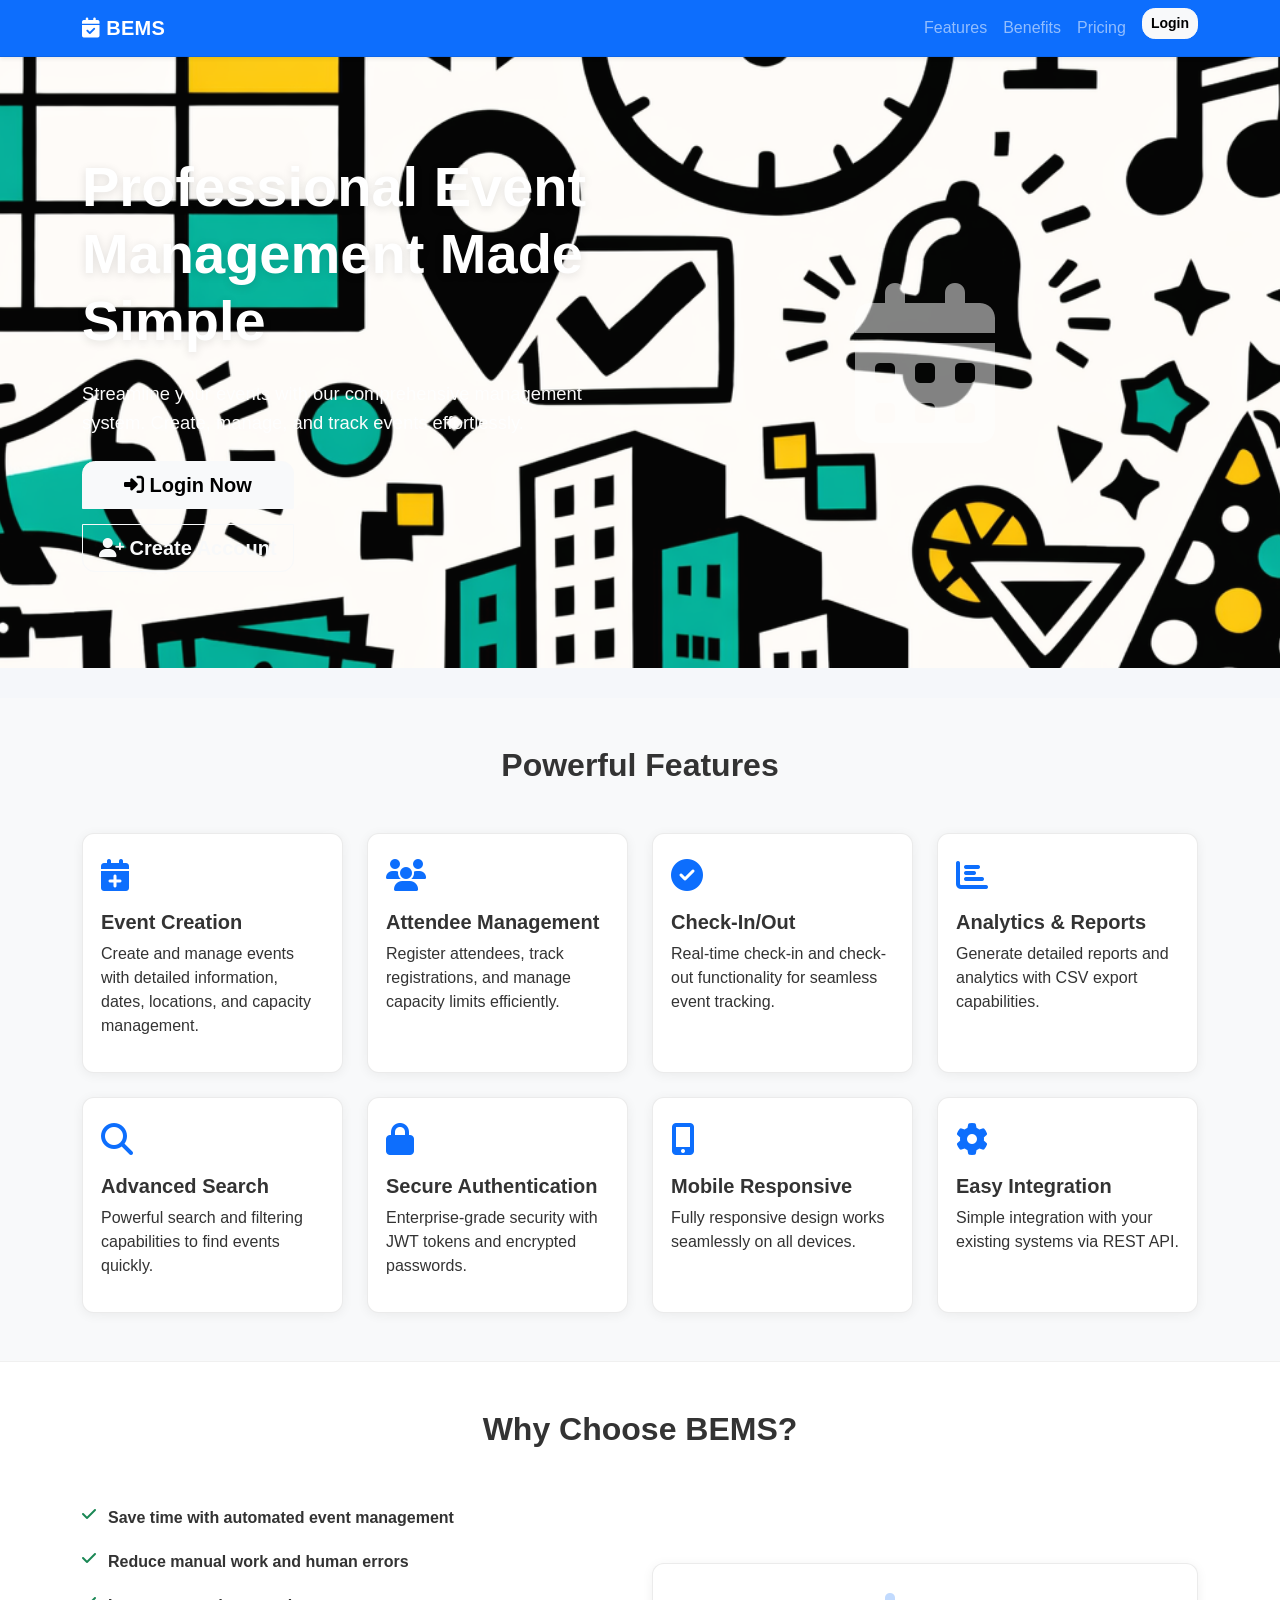
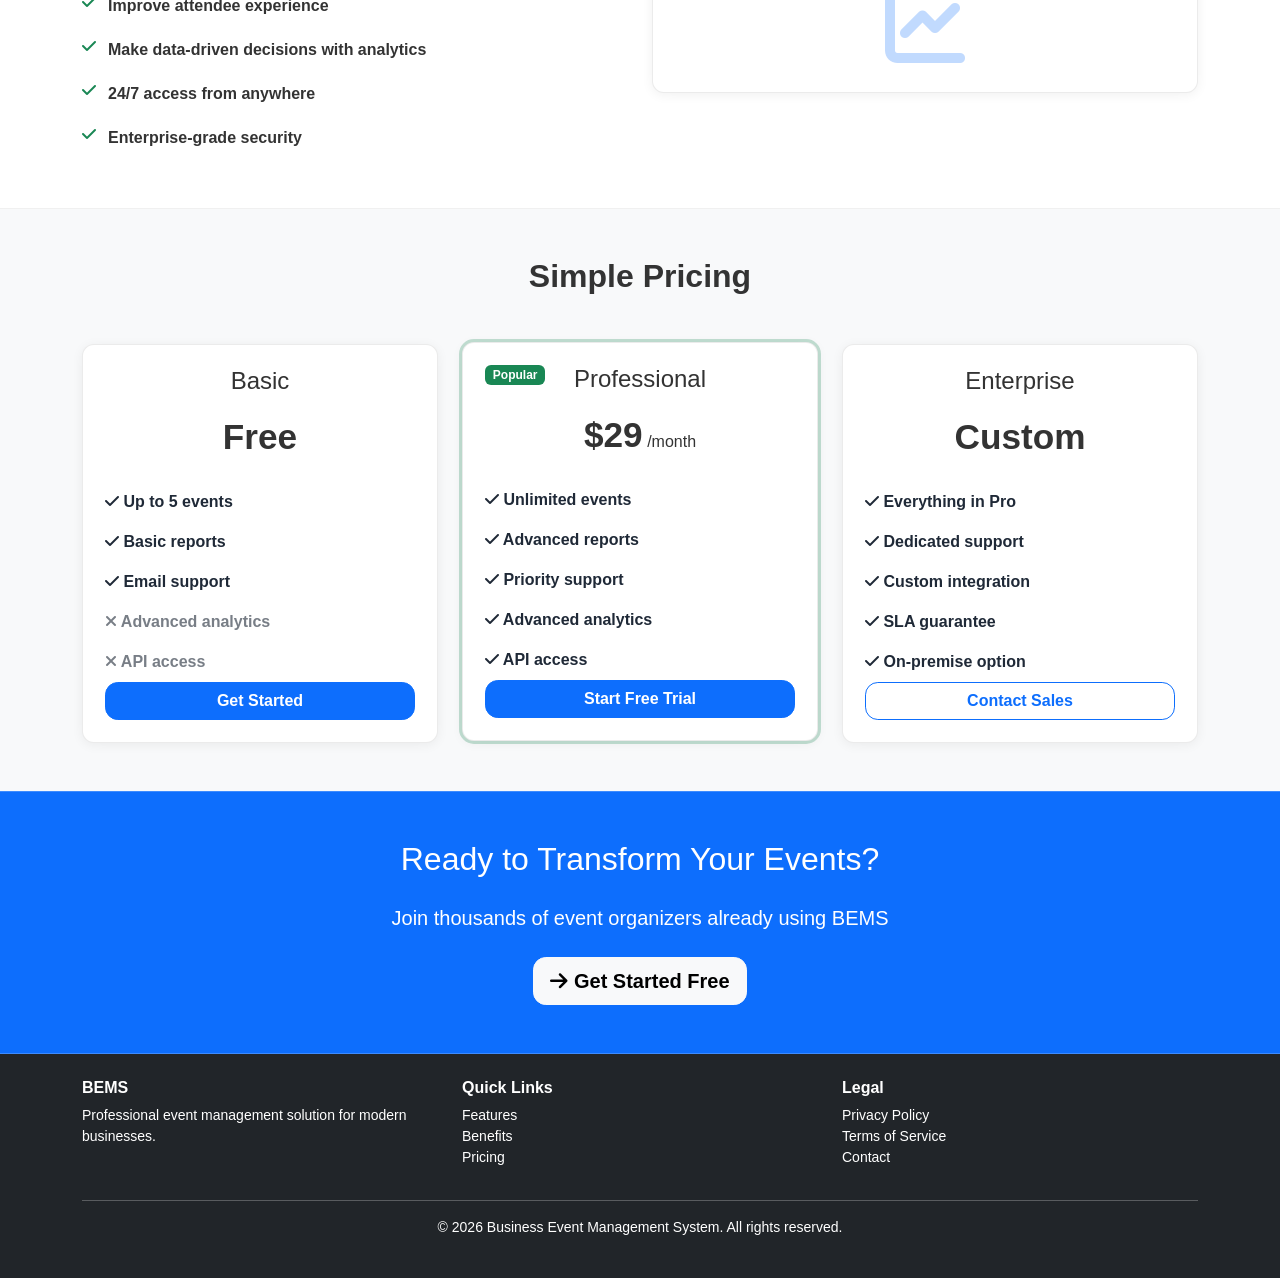
<file: index.html>
<!DOCTYPE html>
<html lang="en">
<head>
    <meta charset="UTF-8">
    <meta name="viewport" content="width=device-width, initial-scale=1.0">
    <title>Business Event Management System - Professional Event Solutions</title>
    <link href="https://cdn.jsdelivr.net/npm/bootstrap@5.3.0/dist/css/bootstrap.min.css" rel="stylesheet">
    <link href="https://cdnjs.cloudflare.com/ajax/libs/font-awesome/6.4.0/css/all.min.css" rel="stylesheet">
    <link href="assets/css/landing.css" rel="stylesheet">
</head>
<body>
    <!-- Navigation -->
    <nav class="navbar navbar-expand-lg navbar-dark bg-primary sticky-top shadow-sm">
        <div class="container-lg">
            <a class="navbar-brand fw-bold" href="index.html">
                <i class="fas fa-calendar-check"></i> BEMS
            </a>
            <button class="navbar-toggler" type="button" data-bs-toggle="collapse" data-bs-target="#navbarNav">
                <span class="navbar-toggler-icon"></span>
            </button>
            <div class="collapse navbar-collapse" id="navbarNav">
                <ul class="navbar-nav ms-auto">
                    <li class="nav-item"><a class="nav-link" href="#features">Features</a></li>
                    <li class="nav-item"><a class="nav-link" href="#benefits">Benefits</a></li>
                    <li class="nav-item"><a class="nav-link" href="#pricing">Pricing</a></li>
                    <li class="nav-item ms-2">
                        <button class="btn btn-light btn-sm" id="navLoginBtn">Login</button>
                    </li>
                </ul>
            </div>
        </div>
    </nav>

    <!-- Hero Section -->
    <section class="hero-section text-white text-center py-5">
        <div class="container-lg py-5">
            <div class="row align-items-center">
                <div class="col-lg-6 text-start">
                    <h1 class="display-4 fw-bold mb-4">Professional Event Management Made Simple</h1>
                    <p class="lead mb-4">Streamline your events with our comprehensive management system. Create, manage, and track events effortlessly.</p>
                    <div class="btn-group-vertical gap-3" role="group">
                        <button class="btn btn-light btn-lg" id="heroLoginBtn">
                            <i class="fas fa-sign-in-alt"></i> Login Now
                        </button>
                        <button class="btn btn-outline-light btn-lg" id="heroSignupBtn">
                            <i class="fas fa-user-plus"></i> Create Account
                        </button>
                    </div>
                </div>
                <div class="col-lg-6 mt-4 mt-lg-0">
                    <div class="hero-illustration">
                        <i class="fas fa-calendar-alt fa-10x text-white opacity-50"></i>
                    </div>
                </div>
            </div>
        </div>
    </section>

    <!-- Features Section -->
    <section id="features" class="py-5 bg-light">
        <div class="container-lg">
            <h2 class="text-center mb-5 fw-bold">Powerful Features</h2>
            <div class="row g-4">
                <div class="col-md-6 col-lg-3">
                    <div class="feature-card">
                        <div class="feature-icon">
                            <i class="fas fa-calendar-plus"></i>
                        </div>
                        <h5>Event Creation</h5>
                        <p>Create and manage events with detailed information, dates, locations, and capacity management.</p>
                    </div>
                </div>
                <div class="col-md-6 col-lg-3">
                    <div class="feature-card">
                        <div class="feature-icon">
                            <i class="fas fa-users"></i>
                        </div>
                        <h5>Attendee Management</h5>
                        <p>Register attendees, track registrations, and manage capacity limits efficiently.</p>
                    </div>
                </div>
                <div class="col-md-6 col-lg-3">
                    <div class="feature-card">
                        <div class="feature-icon">
                            <i class="fas fa-check-circle"></i>
                        </div>
                        <h5>Check-In/Out</h5>
                        <p>Real-time check-in and check-out functionality for seamless event tracking.</p>
                    </div>
                </div>
                <div class="col-md-6 col-lg-3">
                    <div class="feature-card">
                        <div class="feature-icon">
                            <i class="fas fa-chart-bar"></i>
                        </div>
                        <h5>Analytics & Reports</h5>
                        <p>Generate detailed reports and analytics with CSV export capabilities.</p>
                    </div>
                </div>
                <div class="col-md-6 col-lg-3">
                    <div class="feature-card">
                        <div class="feature-icon">
                            <i class="fas fa-search"></i>
                        </div>
                        <h5>Advanced Search</h5>
                        <p>Powerful search and filtering capabilities to find events quickly.</p>
                    </div>
                </div>
                <div class="col-md-6 col-lg-3">
                    <div class="feature-card">
                        <div class="feature-icon">
                            <i class="fas fa-lock"></i>
                        </div>
                        <h5>Secure Authentication</h5>
                        <p>Enterprise-grade security with JWT tokens and encrypted passwords.</p>
                    </div>
                </div>
                <div class="col-md-6 col-lg-3">
                    <div class="feature-card">
                        <div class="feature-icon">
                            <i class="fas fa-mobile-alt"></i>
                        </div>
                        <h5>Mobile Responsive</h5>
                        <p>Fully responsive design works seamlessly on all devices.</p>
                    </div>
                </div>
                <div class="col-md-6 col-lg-3">
                    <div class="feature-card">
                        <div class="feature-icon">
                            <i class="fas fa-cog"></i>
                        </div>
                        <h5>Easy Integration</h5>
                        <p>Simple integration with your existing systems via REST API.</p>
                    </div>
                </div>
            </div>
        </div>
    </section>

    <!-- Benefits Section -->
    <section id="benefits" class="py-5">
        <div class="container-lg">
            <h2 class="text-center mb-5 fw-bold">Why Choose BEMS?</h2>
            <div class="row align-items-center">
                <div class="col-lg-6 mb-4 mb-lg-0">
                    <ul class="benefits-list">
                        <li>
                            <i class="fas fa-check text-success"></i>
                            <span>Save time with automated event management</span>
                        </li>
                        <li>
                            <i class="fas fa-check text-success"></i>
                            <span>Reduce manual work and human errors</span>
                        </li>
                        <li>
                            <i class="fas fa-check text-success"></i>
                            <span>Improve attendee experience</span>
                        </li>
                        <li>
                            <i class="fas fa-check text-success"></i>
                            <span>Make data-driven decisions with analytics</span>
                        </li>
                        <li>
                            <i class="fas fa-check text-success"></i>
                            <span>24/7 access from anywhere</span>
                        </li>
                        <li>
                            <i class="fas fa-check text-success"></i>
                            <span>Enterprise-grade security</span>
                        </li>
                    </ul>
                </div>
                <div class="col-lg-6">
                    <div class="benefits-illustration">
                        <i class="fas fa-chart-line fa-5x text-primary opacity-25"></i>
                    </div>
                </div>
            </div>
        </div>
    </section>

    <!-- Pricing Section -->
    <section id="pricing" class="py-5 bg-light">
        <div class="container-lg">
            <h2 class="text-center mb-5 fw-bold">Simple Pricing</h2>
            <div class="row g-4 justify-content-center">
                <div class="col-md-6 col-lg-4">
                    <div class="pricing-card">
                        <h4 class="text-center mb-3">Basic</h4>
                        <div class="price text-center">
                            <span class="amount">Free</span>
                        </div>
                        <ul class="pricing-features">
                            <li><i class="fas fa-check"></i> Up to 5 events</li>
                            <li><i class="fas fa-check"></i> Basic reports</li>
                            <li><i class="fas fa-check"></i> Email support</li>
                            <li class="unavailable"><i class="fas fa-times"></i> Advanced analytics</li>
                            <li class="unavailable"><i class="fas fa-times"></i> API access</li>
                        </ul>
                        <button class="btn btn-primary w-100" data-plan="basic">Get Started</button>
                    </div>
                </div>
                <div class="col-md-6 col-lg-4">
                    <div class="pricing-card featured">
                        <div class="badge bg-success position-absolute">Popular</div>
                        <h4 class="text-center mb-3">Professional</h4>
                        <div class="price text-center">
                            <span class="amount">$29</span>
                            <span class="period">/month</span>
                        </div>
                        <ul class="pricing-features">
                            <li><i class="fas fa-check"></i> Unlimited events</li>
                            <li><i class="fas fa-check"></i> Advanced reports</li>
                            <li><i class="fas fa-check"></i> Priority support</li>
                            <li><i class="fas fa-check"></i> Advanced analytics</li>
                            <li><i class="fas fa-check"></i> API access</li>
                        </ul>
                        <button class="btn btn-primary w-100" data-plan="professional">Start Free Trial</button>
                    </div>
                </div>
                <div class="col-md-6 col-lg-4">
                    <div class="pricing-card">
                        <h4 class="text-center mb-3">Enterprise</h4>
                        <div class="price text-center">
                            <span class="amount">Custom</span>
                        </div>
                        <ul class="pricing-features">
                            <li><i class="fas fa-check"></i> Everything in Pro</li>
                            <li><i class="fas fa-check"></i> Dedicated support</li>
                            <li><i class="fas fa-check"></i> Custom integration</li>
                            <li><i class="fas fa-check"></i> SLA guarantee</li>
                            <li><i class="fas fa-check"></i> On-premise option</li>
                        </ul>
                        <button class="btn btn-outline-primary w-100" data-plan="enterprise">Contact Sales</button>
                    </div>
                </div>
            </div>
        </div>
    </section>

    <!-- CTA Section -->
    <section class="cta-section text-white text-center py-5">
        <div class="container-lg">
            <h2 class="mb-4">Ready to Transform Your Events?</h2>
            <p class="lead mb-4">Join thousands of event organizers already using BEMS</p>
            <button class="btn btn-light btn-lg" id="ctaSignupBtn">
                <i class="fas fa-arrow-right"></i> Get Started Free
            </button>
        </div>
    </section>

    <!-- Footer -->
    <footer class="bg-dark text-white py-4">
        <div class="container-lg">
            <div class="row">
                <div class="col-md-4 mb-3 mb-md-0">
                    <h6 class="fw-bold">BEMS</h6>
                    <p class="small">Professional event management solution for modern businesses.</p>
                </div>
                <div class="col-md-4 mb-3 mb-md-0">
                    <h6 class="fw-bold">Quick Links</h6>
                    <ul class="list-unstyled small">
                        <li><a href="#features" class="text-decoration-none text-white">Features</a></li>
                        <li><a href="#benefits" class="text-decoration-none text-white">Benefits</a></li>
                        <li><a href="#" class="text-decoration-none text-white">Pricing</a></li>
                    </ul>
                </div>
                <div class="col-md-4">
                    <h6 class="fw-bold">Legal</h6>
                    <ul class="list-unstyled small">
                        <li><a href="#" class="text-decoration-none text-white">Privacy Policy</a></li>
                        <li><a href="#" class="text-decoration-none text-white">Terms of Service</a></li>
                        <li><a href="#" class="text-decoration-none text-white">Contact</a></li>
                    </ul>
                </div>
            </div>
            <hr class="my-3">
            <div class="text-center small">
                <p>&copy; 2026 Business Event Management System. All rights reserved.</p>
            </div>
        </div>
    </footer>

    <!-- Authentication Modal -->
    <div class="modal fade" id="authModal" tabindex="-1" aria-hidden="true">
        <div class="modal-dialog modal-dialog-centered">
            <div class="modal-content">
                <div class="modal-header border-0">
                    <h5 class="modal-title fw-bold" id="authModalTitle">Login to BEMS</h5>
                    <button type="button" class="btn-close" data-bs-dismiss="modal" aria-label="Close"></button>
                </div>
                <div class="modal-body">
                    <!-- Login Form -->
                    <form id="loginForm" style="display: block;">
                        <div class="mb-3">
                            <label for="loginEmail" class="form-label">Email Address</label>
                            <input type="email" class="form-control" id="loginEmail" required>
                            <small id="loginEmailError" class="text-danger" style="display: none;"></small>
                        </div>
                        <div class="mb-3">
                            <label for="loginPassword" class="form-label">Password</label>
                            <input type="password" class="form-control" id="loginPassword" required>
                            <small id="loginPasswordError" class="text-danger" style="display: none;"></small>
                        </div>

                        <!-- Landing auth error (used by assets/js/landing.js) -->
                        <div id="authErrorBox" class="alert alert-danger mt-2" style="display:none;"></div>

                        <button type="submit" class="btn btn-primary w-100" id="loginSubmitBtn">
                            <i class="fas fa-sign-in-alt"></i> Login
                        </button>
                        <div class="text-center mt-3">
                            <small>Don't have an account? <a href="#" id="switchToRegister" class="text-primary">Register here</a></small>
                        </div>
                    </form>

                    <!-- Registration Form -->
                    <form id="registerForm" style="display: none;">
                        <div class="mb-3">
                            <label for="registerName" class="form-label">Full Name</label>
                            <input type="text" class="form-control" id="registerName" required>
                            <small id="registerNameError" class="text-danger" style="display: none;"></small>
                        </div>
                        <div class="mb-3">
                            <label for="registerEmail" class="form-label">Email Address</label>
                            <input type="email" class="form-control" id="registerEmail" required>
                            <small id="registerEmailError" class="text-danger" style="display: none;"></small>
                        </div>
                        <div class="mb-3">
                            <label for="registerPhone" class="form-label">Phone Number</label>
                            <input type="tel" class="form-control" id="registerPhone" required>
                            <small id="registerPhoneError" class="text-danger" style="display: none;"></small>
                        </div>
                        <div class="mb-3">
                            <label for="registerCompany" class="form-label">Company</label>
                            <input type="text" class="form-control" id="registerCompany" required>
                            <small id="registerCompanyError" class="text-danger" style="display: none;"></small>
                        </div>
                        <div class="mb-3">
                            <label for="registerPassword" class="form-label">Password</label>
                            <input type="password" class="form-control" id="registerPassword" required>
                            <small id="registerPasswordError" class="text-danger" style="display: none;"></small>
                        </div>
                        <button type="submit" class="btn btn-primary w-100" id="registerSubmitBtn">
                            <i class="fas fa-user-plus"></i> Create Account
                        </button>
                        <div class="text-center mt-3">
                            <small>Already have an account? <a href="#" id="switchToLogin" class="text-primary">Login here</a></small>
                        </div>
                    </form>
                </div>
            </div>
        </div>
    </div>

    <!-- Alert for messages -->
    <div id="alertContainer"></div>

    <!-- Scripts -->
    <script src="https://cdn.jsdelivr.net/npm/bootstrap@5.3.0/dist/js/bootstrap.bundle.min.js"></script>
    <script src="assets/js/landing.js"></script>
</body>
</html>
</file>
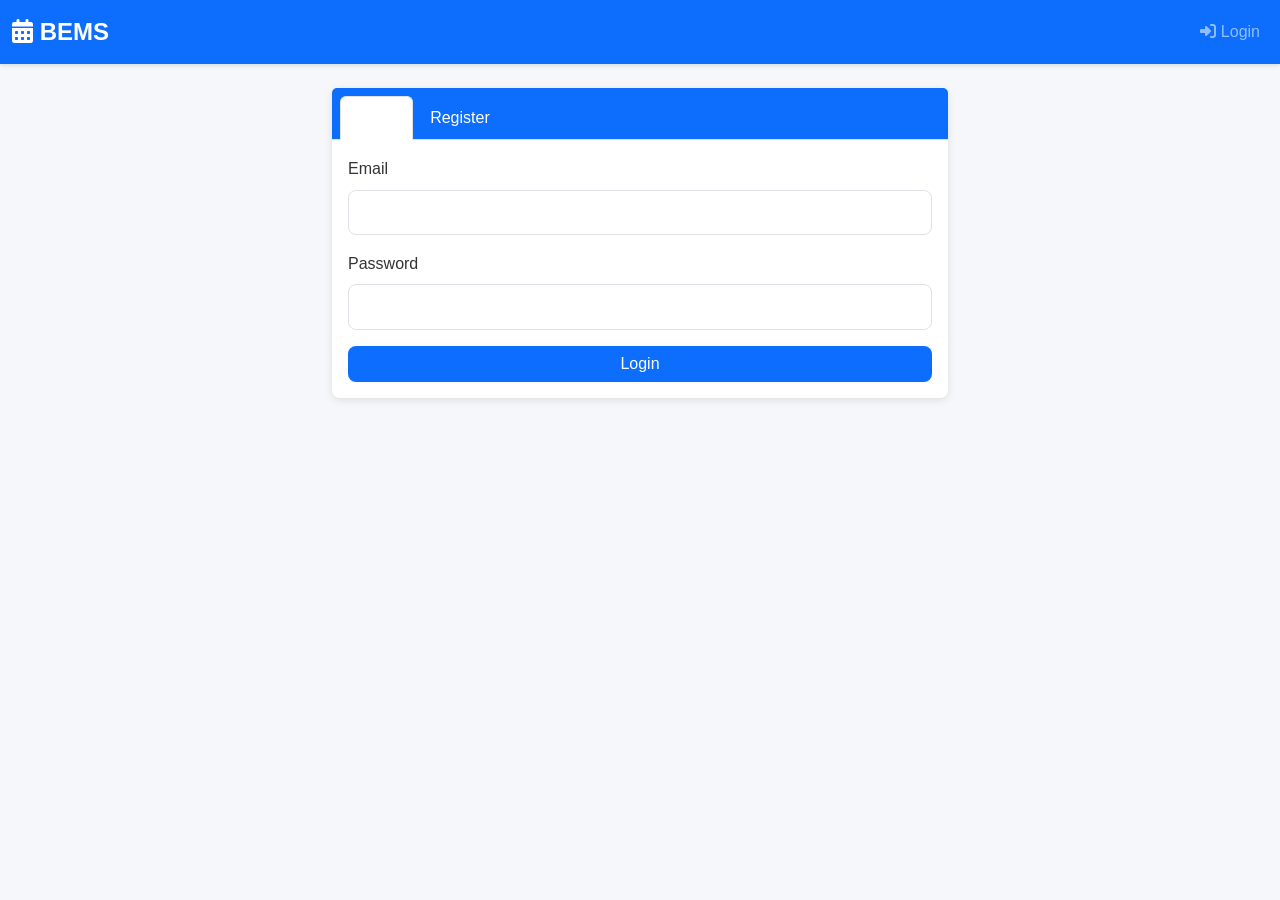
<file: public/index.html>
<!DOCTYPE html>
<html lang="en">
<head>
    <meta charset="UTF-8">
    <meta name="viewport" content="width=device-width, initial-scale=1.0">
    <title>Business Event Management System - Dashboard</title>
    <link href="https://cdn.jsdelivr.net/npm/bootstrap@5.3.0/dist/css/bootstrap.min.css" rel="stylesheet">
    <link href="https://cdnjs.cloudflare.com/ajax/libs/font-awesome/6.4.0/css/all.min.css" rel="stylesheet">
    <link href="../assets/css/style.css" rel="stylesheet">
</head>
<body>
    <nav class="navbar navbar-expand-lg navbar-dark bg-primary sticky-top">
        <div class="container-fluid">
            <a class="navbar-brand" href="index.html">
                <i class="fas fa-calendar-alt"></i> BEMS
            </a>
            <button class="navbar-toggler" type="button" data-bs-toggle="collapse" data-bs-target="#navbarNav">
                <span class="navbar-toggler-icon"></span>
            </button>
            <div class="collapse navbar-collapse" id="navbarNav">
                <div class="navbar-nav ms-auto">
                    <a class="nav-link" href="#" id="userProfile" style="display: none;">
                        <i class="fas fa-user-circle"></i> <span id="userName"></span>
                    </a>
                    <button class="btn btn-sm btn-light ms-2" id="logoutBtn" style="display: none;">
                        <i class="fas fa-sign-out-alt"></i> Logout
                    </button>
                    <a class="nav-link" href="#" id="loginLink">
                        <i class="fas fa-sign-in-alt"></i> Login
                    </a>
                </div>
            </div>
        </div>
    </nav>

    <!-- Hero Section -->
    <div class="hero-section text-white text-center py-5" id="heroSection" style="display: none;">
        <div class="container">
            <h1 class="display-4">Business Event Management System</h1>
            <p class="lead">Professional event management solution for modern businesses</p>
            <button class="btn btn-light btn-lg me-2" id="browseEventsBtn">Browse Events</button>
            <button class="btn btn-outline-light btn-lg" id="createEventBtn" style="display: none;">Create Event</button>
        </div>
    </div>

    <!-- Main Content -->
    <div class="container-fluid py-4">
        <div id="content-area">
            <!-- Dashboard View (Authenticated Users) -->
            <div id="dashboardView" style="display: none;">
                <div class="row mb-4">
                    <div class="col-md-3">
                        <div class="card text-center bg-primary text-white">
                            <div class="card-body">
                                <h5 class="card-title">Total Events</h5>
                                <h2 id="totalEvents">0</h2>
                            </div>
                        </div>
                    </div>
                    <div class="col-md-3">
                        <div class="card text-center bg-success text-white">
                            <div class="card-body">
                                <h5 class="card-title">My Registrations</h5>
                                <h2 id="myRegistrations">0</h2>
                            </div>
                        </div>
                    </div>
                    <div class="col-md-3">
                        <div class="card text-center bg-info text-white">
                            <div class="card-body">
                                <h5 class="card-title">Ongoing Events</h5>
                                <h2 id="ongoingEvents">0</h2>
                            </div>
                        </div>
                    </div>
                    <div class="col-md-3">
                        <div class="card text-center bg-warning text-white">
                            <div class="card-body">
                                <h5 class="card-title">Completed Events</h5>
                                <h2 id="completedEvents">0</h2>
                            </div>
                        </div>
                    </div>
                </div>

                <div class="row">
                    <div class="col-md-8">
                        <div class="card">
                            <div class="card-header">
                                <h5>Upcoming Events</h5>
                            </div>
                            <div class="card-body" id="upcomingEventsList">
                                <p class="text-muted">Loading events...</p>
                            </div>
                        </div>
                    </div>
                    <div class="col-md-4">
                        <div class="card">
                            <div class="card-header">
                                <h5>Quick Actions</h5>
                            </div>
                            <div class="card-body">
                                <button class="btn btn-primary w-100 mb-2" id="createEventBtnQuick">
                                    <i class="fas fa-plus"></i> Create Event
                                </button>
                                <button class="btn btn-info w-100 mb-2" id="viewReportsBtnQuick">
                                    <i class="fas fa-chart-bar"></i> View Reports
                                </button>
                                <button class="btn btn-secondary w-100" id="browseEventsBtnQuick">
                                    <i class="fas fa-calendar"></i> Browse Events
                                </button>
                            </div>
                        </div>
                    </div>
                </div>
            </div>

            <!-- Login/Register View (Guest Users) -->
            <div id="authView" style="display: none;">
                <div class="row justify-content-center">
                    <div class="col-md-6">
                        <div class="card">
                            <div class="card-header bg-primary text-white">
                                <ul class="nav nav-tabs card-header-tabs" role="tablist">
                                    <li class="nav-item" role="presentation">
                                        <button class="nav-link active text-white" id="loginTab" data-bs-toggle="tab" data-bs-target="#loginForm">
                                            Login
                                        </button>
                                    </li>
                                    <li class="nav-item" role="presentation">
                                        <button class="nav-link text-white" id="registerTab" data-bs-toggle="tab" data-bs-target="#registerForm">
                                            Register
                                        </button>
                                    </li>
                                </ul>
                            </div>
                            <div class="card-body">
                                <div class="tab-content">
                                    <!-- Login Form -->
                                    <div class="tab-pane fade show active" id="loginForm">
                                        <form id="loginFormElement">
                                            <div class="mb-3">
                                                <label for="loginEmail" class="form-label">Email</label>
                                                <input type="email" class="form-control" id="loginEmail" required>
                                            </div>
                                            <div class="mb-3">
                                                <label for="loginPassword" class="form-label">Password</label>
                                                <input type="password" class="form-control" id="loginPassword" required>
                                            </div>
                                            <div id="loginError" class="alert alert-danger" style="display: none;"></div>
                                            <button type="submit" class="btn btn-primary w-100">Login</button>
                                        </form>
                                    </div>

                                    <!-- Register Form -->
                                    <div class="tab-pane fade" id="registerForm">
                                        <form id="registerFormElement">
                                            <div class="mb-3">
                                                <label for="registerName" class="form-label">Full Name</label>
                                                <input type="text" class="form-control" id="registerName" required>
                                            </div>
                                            <div class="mb-3">
                                                <label for="registerEmail" class="form-label">Email</label>
                                                <input type="email" class="form-control" id="registerEmail" required>
                                            </div>
                                            <div class="mb-3">
                                                <label for="registerPhone" class="form-label">Phone</label>
                                                <input type="tel" class="form-control" id="registerPhone" required>
                                            </div>
                                            <div class="mb-3">
                                                <label for="registerCompany" class="form-label">Company</label>
                                                <input type="text" class="form-control" id="registerCompany" required>
                                            </div>
                                            <div class="mb-3">
                                                <label for="registerPassword" class="form-label">Password</label>
                                                <input type="password" class="form-control" id="registerPassword" required>
                                            </div>
                                            <div id="registerError" class="alert alert-danger" style="display: none;"></div>
                                            <button type="submit" class="btn btn-primary w-100">Register</button>
                                        </form>
                                    </div>
                                </div>
                            </div>
                        </div>
                    </div>
                </div>
            </div>

            <!-- Events List View -->
            <div id="eventsListView" style="display: none;">
                <div class="card">
                    <div class="card-header">
                        <div class="row align-items-center">
                            <div class="col-md-6">
                                <h5>All Events</h5>
                            </div>
                            <div class="col-md-6">
                                <input type="text" class="form-control" id="eventSearch" placeholder="Search events...">
                            </div>
                        </div>
                    </div>
                    <div class="card-body" id="eventsListContainer">
                        <p class="text-muted">Loading events...</p>
                    </div>
                </div>
            </div>

            <!-- Event Detail View -->
            <div id="eventDetailView" style="display: none;">
                <div class="row">
                    <div class="col-md-8">
                        <div class="card mb-4">
                            <div class="card-header d-flex justify-content-between align-items-center">
                                <h5 id="eventTitle">Event Title</h5>
                                <button class="btn btn-sm btn-secondary" id="backToEventsBtn">
                                    <i class="fas fa-arrow-left"></i> Back
                                </button>
                            </div>
                            <div class="card-body">
                                <p><strong>Organizer:</strong> <span id="eventOrganizer">-</span></p>
                                <p><strong>Location:</strong> <span id="eventLocation">-</span></p>
                                <p><strong>Start Date:</strong> <span id="eventStartDate">-</span></p>
                                <p><strong>End Date:</strong> <span id="eventEndDate">-</span></p>
                                <p><strong>Status:</strong> <span id="eventStatus" class="badge">-</span></p>
                                <p><strong>Capacity:</strong> <span id="eventCapacity">0</span> / <span id="eventMaxCapacity">0</span></p>
                                <hr>
                                <h6>Description</h6>
                                <p id="eventDescription">No description provided</p>
                            </div>
                        </div>
                    </div>
                    <div class="col-md-4">
                        <div class="card mb-4">
                            <div class="card-header">
                                <h5>Actions</h5>
                            </div>
                            <div class="card-body">
                                <button class="btn btn-success w-100 mb-2" id="registerEventBtn" style="display: none;">
                                    <i class="fas fa-check"></i> Register
                                </button>
                                <button class="btn btn-danger w-100 mb-2" id="unregisterEventBtn" style="display: none;">
                                    <i class="fas fa-times"></i> Unregister
                                </button>
                                <button class="btn btn-info w-100 mb-2" id="editEventBtn" style="display: none;">
                                    <i class="fas fa-edit"></i> Edit Event
                                </button>
                                <button class="btn btn-warning w-100 mb-2" id="deleteEventBtn" style="display: none;">
                                    <i class="fas fa-trash"></i> Delete Event
                                </button>
                                <button class="btn btn-primary w-100" id="viewAttendeesBtnDetail" style="display: none;">
                                    <i class="fas fa-users"></i> View Attendees
                                </button>
                            </div>
                        </div>
                    </div>
                </div>
            </div>
        </div>
    </div>

    <!-- Modals -->
    <div class="modal fade" id="createEventModal" tabindex="-1">
        <div class="modal-dialog modal-lg">
            <div class="modal-content">
                <div class="modal-header">
                    <h5 class="modal-title">Create Event</h5>
                    <button type="button" class="btn-close" data-bs-dismiss="modal"></button>
                </div>
                <div class="modal-body">
                    <form id="createEventForm">
                        <div class="mb-3">
                            <label for="eventTitleInput" class="form-label">Event Title</label>
                            <input type="text" class="form-control" id="eventTitleInput" required>
                        </div>
                        <div class="mb-3">
                            <label for="eventDescriptionInput" class="form-label">Description</label>
                            <textarea class="form-control" id="eventDescriptionInput" rows="4"></textarea>
                        </div>
                        <div class="mb-3">
                            <label for="eventLocationInput" class="form-label">Location</label>
                            <input type="text" class="form-control" id="eventLocationInput" required>
                        </div>
                        <div class="row">
                            <div class="col-md-6 mb-3">
                                <label for="eventStartDateInput" class="form-label">Start Date</label>
                                <input type="datetime-local" class="form-control" id="eventStartDateInput" required>
                            </div>
                            <div class="col-md-6 mb-3">
                                <label for="eventEndDateInput" class="form-label">End Date</label>
                                <input type="datetime-local" class="form-control" id="eventEndDateInput">
                            </div>
                        </div>
                        <div class="mb-3">
                            <label for="eventMaxAttendeesInput" class="form-label">Max Attendees</label>
                            <input type="number" class="form-control" id="eventMaxAttendeesInput" value="100" min="1">
                        </div>
                        <div id="createEventError" class="alert alert-danger" style="display: none;"></div>
                    </form>
                </div>
                <div class="modal-footer">
                    <button type="button" class="btn btn-secondary" data-bs-dismiss="modal">Cancel</button>
                    <button type="button" class="btn btn-primary" id="createEventSubmitBtn">Create Event</button>
                </div>
            </div>
        </div>
    </div>

    <script src="https://cdn.jsdelivr.net/npm/bootstrap@5.3.0/dist/js/bootstrap.bundle.min.js"></script>
    <script src="../assets/js/api.js"></script>
    <script src="../assets/js/app.js"></script>
</body>
</html>
</file>
<file: assets/css/landing.css>
/* Landing page stylesheet (professional look) */
/* Color enhancements only; no heavy brutalist replacement */

:root{
  --primary-color: #0d6efd;
  --accent-color: #ffc107;
  --success-color: #198754;
  --paper: #f5f7fa;
  --ink: #0f172a;
  --muted: #6c757d;
  --border-radius: 12px;
}

body{
  margin:0;
  font-family: "Segoe UI", Tahoma, Geneva, Verdana, sans-serif;
  background: var(--paper);
  color: #333;
}

/* Navbar */
.navbar{
  border-bottom: 1px solid rgba(0,0,0,0.08);
  box-shadow: 0 2px 8px rgba(0,0,0,0.06);
}

.navbar-brand{
  font-weight: 900;
  letter-spacing: .3px;
}

/* Hero */
.hero-section{
  position: relative;
  padding: 70px 0;
  margin-bottom: 30px;
  background: #ffffff;
  overflow: hidden;
}

.hero-section::before{
  content:"";
  position:absolute;
  inset:-20px;
  background-image: url("../images/hero-bg.png");
  background-size: cover;
  background-position: center;
  opacity: .98;
  z-index:0;
}

.hero-section .container-lg{
  position: relative;
  z-index: 1;
}

.hero-section h1{
  font-weight: 900;
  margin-bottom: 16px;
  text-shadow: 0 2px 10px rgba(0,0,0,0.12);
}

.hero-section .lead{
  font-size: 1.15rem;
  max-width: 620px;
  line-height: 1.6;
  opacity: .98;
}

.btn{
  border-radius: 0.8rem;
  font-weight: 800;
}

/* Cards */
.feature-card{
  background: #fff;
  border-radius: var(--border-radius);
  border: 1px solid rgba(0,0,0,0.08);
  box-shadow: 0 2px 12px rgba(0,0,0,0.06);
  padding: 18px;
  height: 100%;
  transition: transform .18s ease, box-shadow .18s ease;
}

.feature-card:hover{
  transform: translateY(-3px);
  box-shadow: 0 10px 25px rgba(0,0,0,0.12);
}

.feature-icon{
  font-size: 2rem;
  color: var(--primary-color);
  margin-bottom: 10px;
}

.feature-card h5{
  font-weight: 900;
  margin-bottom: 8px;
}

/* Benefits */
#benefits{
  background: #ffffff;
  border-top: 1px solid rgba(0,0,0,0.06);
  border-bottom: 1px solid rgba(0,0,0,0.06);
}

.benefits-list{
  list-style:none;
  padding:0;
  margin:0;
}

.benefits-list li{
  display:flex;
  gap: 12px;
  align-items:flex-start;
  padding: 10px 0;
  font-weight: 700;
}

.benefits-illustration{
  background: #fff;
  border-radius: var(--border-radius);
  border: 1px solid rgba(0,0,0,0.08);
  box-shadow: 0 2px 12px rgba(0,0,0,0.06);
  padding: 24px;
  text-align:center;
}

/* Pricing */
.pricing-card{
  background: #fff;
  border-radius: var(--border-radius);
  border: 1px solid rgba(0,0,0,0.08);
  box-shadow: 0 2px 12px rgba(0,0,0,0.06);
  padding: 22px;
  height: 100%;
  position: relative;
}

.pricing-card.featured{
  outline: 3px solid rgba(25,135,84,0.25);
  transform: translateY(-2px);
}

.price .amount{
  font-weight: 900;
  font-size: 2.2rem;
}

.pricing-features{
  list-style:none;
  padding:0;
  margin: 18px 0 0;
}

.pricing-features li{
  padding: 8px 0;
  font-weight: 800;
  color: #1f2937;
}

.pricing-features .unavailable{
  opacity: .6;
}

/* CTA */
.cta-section{
  background: var(--primary-color);
  border-top: 1px solid rgba(255,255,255,0.2);
  border-bottom: 1px solid rgba(255,255,255,0.2);
}

/* Footer */
footer{
  background: #0b1220 !important;
}

/* Modal */
.modal-content{
  border-radius: var(--border-radius) !important;
  border: none !important;
  box-shadow: 0 20px 45px rgba(0,0,0,0.25) !important;
}

.modal-header{
  border-bottom: 1px solid rgba(0,0,0,0.05);
}
</file>
<file: assets/css/style.css>
/* Business Event Management System - Main Stylesheet */

:root {
    --primary-color: #0d6efd;
    --secondary-color: #6c757d;
    --success-color: #198754;
    --danger-color: #dc3545;
    --warning-color: #ffc107;
    --info-color: #0dcaf0;
    --light-color: #f8f9fa;
    --dark-color: #212529;
    --border-radius: 0.5rem;
}

* {
    margin: 0;
    padding: 0;
    box-sizing: border-box;
}

body {
    font-family: 'Segoe UI', Tahoma, Geneva, Verdana, sans-serif;
    background-color: #f5f7fa;
    color: #333;
    line-height: 1.6;
}

/* Navbar */
.navbar {
    box-shadow: 0 2px 4px rgba(0,0,0,0.1);
}

.navbar-brand {
    font-weight: bold;
    font-size: 1.5rem;
}

/* Hero Section */
.hero-section {
    background: linear-gradient(135deg, #0d6efd 0%, #0050cc 100%);
    padding: 60px 20px;
    margin-bottom: 30px;
}

.hero-section h1 {
    font-weight: bold;
    margin-bottom: 20px;
    text-shadow: 2px 2px 4px rgba(0,0,0,0.2);
}

.hero-section .lead {
    font-size: 1.3rem;
    margin-bottom: 30px;
}

/* Cards */
.card {
    border: none;
    box-shadow: 0 2px 8px rgba(0,0,0,0.1);
    border-radius: var(--border-radius);
    transition: transform 0.3s ease, box-shadow 0.3s ease;
    margin-bottom: 20px;
}

.card:hover {
    transform: translateY(-2px);
    box-shadow: 0 4px 12px rgba(0,0,0,0.15);
}

.card-header {
    background-color: #f8f9fa;
    border-bottom: 1px solid #dee2e6;
    border-radius: var(--border-radius) var(--border-radius) 0 0;
}

.card-header h5 {
    margin: 0;
    font-weight: 600;
}

/* Buttons */
.btn {
    border-radius: var(--border-radius);
    font-weight: 500;
    transition: all 0.3s ease;
    border: none;
}

.btn-primary {
    background-color: var(--primary-color);
    color: white;
}

.btn-primary:hover {
    background-color: #0050cc;
    transform: translateY(-1px);
    box-shadow: 0 2px 8px rgba(13,110,253,0.3);
}

.btn-success {
    background-color: var(--success-color);
}

.btn-success:hover {
    background-color: #157347;
    transform: translateY(-1px);
}

/* Forms */
.form-control, .form-select {
    border-radius: var(--border-radius);
    border: 1px solid #dee2e6;
    padding: 0.6rem 0.75rem;
    transition: border-color 0.3s ease, box-shadow 0.3s ease;
}

.form-control:focus, .form-select:focus {
    border-color: var(--primary-color);
    box-shadow: 0 0 0 0.2rem rgba(13,110,253,0.25);
}

.form-label {
    font-weight: 500;
    color: #333;
    margin-bottom: 0.5rem;
}

/* Badges */
.badge {
    padding: 0.5rem 0.75rem;
    border-radius: var(--border-radius);
    font-weight: 500;
}

.badge-scheduled {
    background-color: #0dcaf0;
    color: white;
}

.badge-ongoing {
    background-color: #198754;
    color: white;
}

.badge-completed {
    background-color: #6c757d;
    color: white;
}

.badge-cancelled {
    background-color: #dc3545;
    color: white;
}

/* Events List */
.event-card {
    border: 1px solid #dee2e6;
    border-radius: var(--border-radius);
    padding: 20px;
    margin-bottom: 15px;
    transition: all 0.3s ease;
    cursor: pointer;
    background-color: white;
}

.event-card:hover {
    border-color: var(--primary-color);
    box-shadow: 0 4px 12px rgba(13,110,253,0.15);
    transform: translateX(5px);
}

.event-card h5 {
    color: #0d6efd;
    font-weight: bold;
    margin-bottom: 10px;
}

.event-card p {
    margin-bottom: 8px;
    color: #666;
}

.event-card .event-meta {
    display: flex;
    gap: 20px;
    margin-top: 15px;
    font-size: 0.9rem;
}

.event-card .event-meta span {
    display: flex;
    align-items: center;
    gap: 5px;
    color: #666;
}

/* Alert Messages */
.alert {
    border-radius: var(--border-radius);
    border: none;
    padding: 1rem;
}

.alert-success {
    background-color: #d1e7dd;
    color: #0f5132;
}

.alert-danger {
    background-color: #f8d7da;
    color: #842029;
}

.alert-warning {
    background-color: #fff3cd;
    color: #664d03;
}

.alert-info {
    background-color: #cfe2ff;
    color: #084298;
}

/* Modals */
.modal-content {
    border-radius: var(--border-radius);
    border: none;
    box-shadow: 0 4px 20px rgba(0,0,0,0.15);
}

.modal-header {
    background-color: var(--primary-color);
    color: white;
    border-radius: var(--border-radius) var(--border-radius) 0 0;
}

.modal-header .btn-close {
    filter: brightness(0) invert(1);
}

/* Tables */
.table {
    margin-bottom: 0;
}

.table thead {
    background-color: #f8f9fa;
    font-weight: 600;
}

.table tbody tr:hover {
    background-color: #f1f3f5;
}

/* Dashboard Stats */
.stats-card {
    text-align: center;
    padding: 30px;
    border-radius: var(--border-radius);
}

.stats-card h2 {
    font-size: 2.5rem;
    font-weight: bold;
    margin: 15px 0;
}

.stats-card h5 {
    font-size: 1rem;
    text-transform: uppercase;
    letter-spacing: 0.5px;
}

/* Loading State */
.loading {
    display: inline-block;
    width: 20px;
    height: 20px;
    border: 3px solid rgba(13,110,253,0.3);
    border-radius: 50%;
    border-top-color: var(--primary-color);
    animation: spin 0.8s linear infinite;
}

@keyframes spin {
    to { transform: rotate(360deg); }
}

/* Responsive Design */
@media (max-width: 768px) {
    .hero-section h1 {
        font-size: 2rem;
    }

    .card {
        margin-bottom: 15px;
    }

    .event-card .event-meta {
        flex-direction: column;
        gap: 10px;
    }

    .modal-dialog {
        margin: 20px;
    }
}

/* Utilities */
.text-muted {
    color: #6c757d;
}

.text-center {
    text-align: center;
}

.mt-5 {
    margin-top: 3rem;
}

.mb-4 {
    margin-bottom: 1.5rem;
}

.gap-3 {
    gap: 1rem;
}

/* Animation */
.fade-in {
    animation: fadeIn 0.3s ease-in;
}

@keyframes fadeIn {
    from {
        opacity: 0;
        transform: translateY(10px);
    }
    to {
        opacity: 1;
        transform: translateY(0);
    }
}

/* Accessibility */
.btn:focus {
    outline: 2px solid var(--primary-color);
    outline-offset: 2px;
}

.form-control:focus {
    outline: none;
}

/* Print Styles */
@media print {
    .navbar, .btn, .modal {
        display: none;
    }

    .card {
        page-break-inside: avoid;
        box-shadow: none;
        border: 1px solid #dee2e6;
    }
}
</file>
